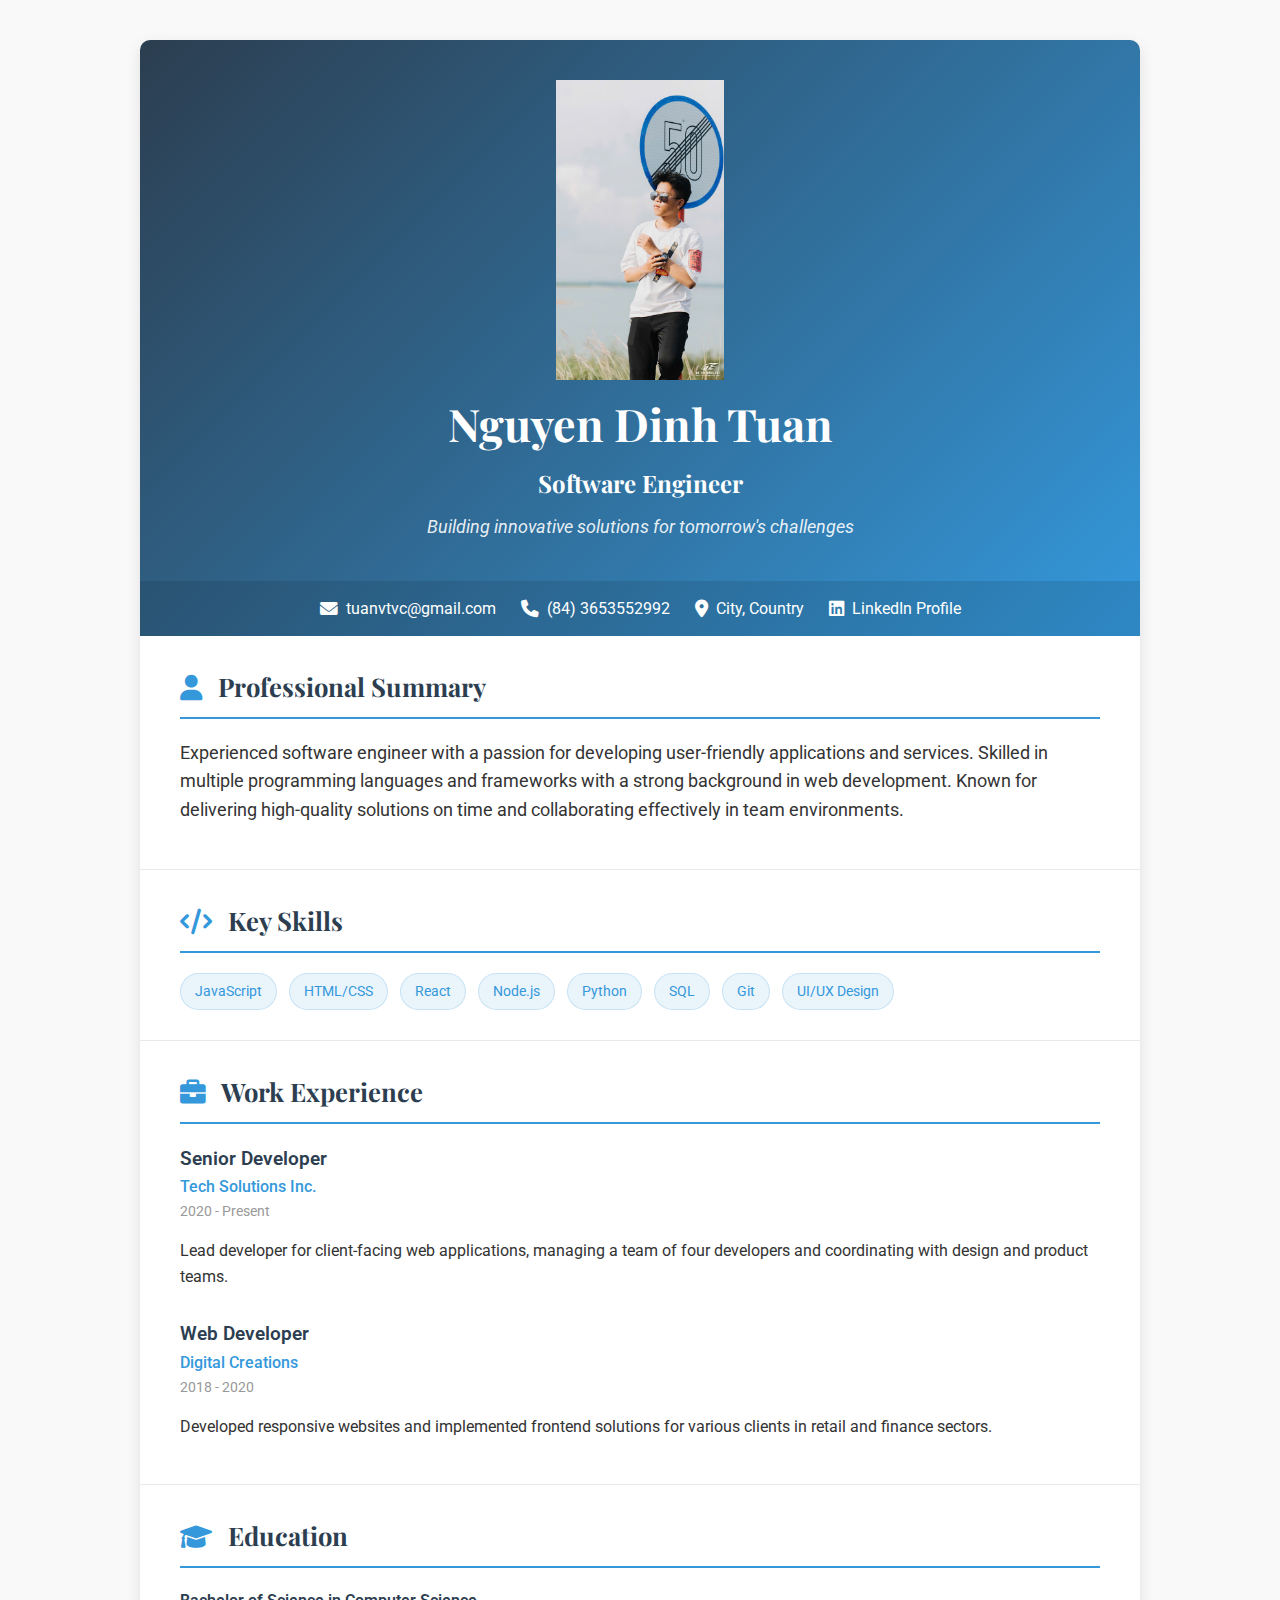
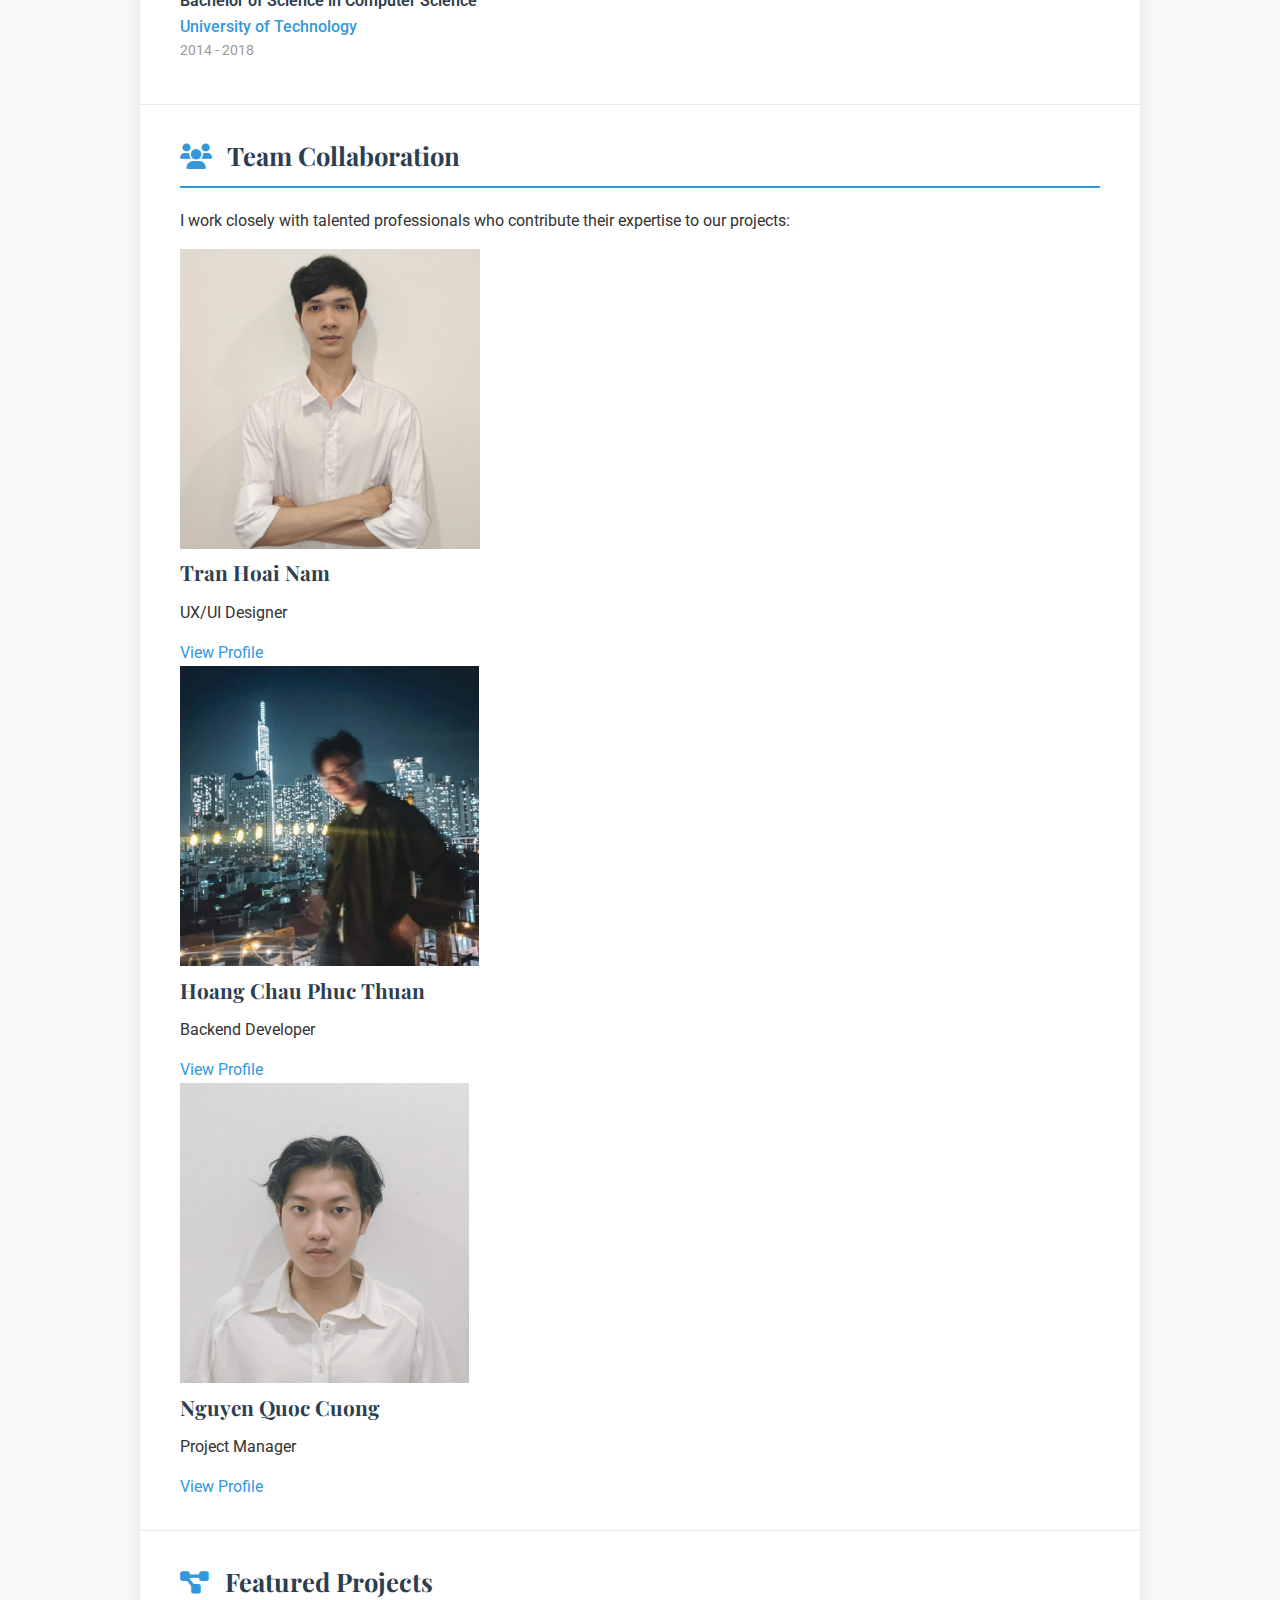
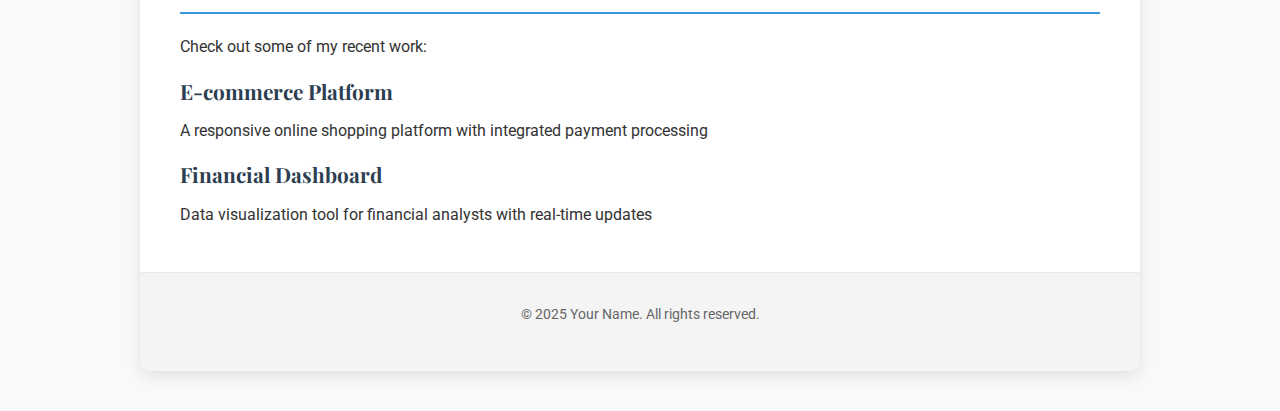
<file: index.html>
<!DOCTYPE html>
<html lang="en">
<head>
    <meta charset="UTF-8">
    <meta name="viewport" content="width=device-width, initial-scale=1.0">
    <title>Professional Portfolio | Your Name</title>
    <link rel="stylesheet" href="styles.css">
    <link rel="stylesheet" href="https://cdnjs.cloudflare.com/ajax/libs/font-awesome/6.0.0/css/all.min.css">
    <link href="https://fonts.googleapis.com/css2?family=Roboto:wght@300;400;500;700&family=Playfair+Display:wght@400;700&display=swap" rel="stylesheet">
</head>
<body>
    <div class="container">
        <!-- Header with profile information -->
        <header class="header">
            <div class="profile">
                <div class="profile-image">
                    <img src="2a6a557ff2974bc91286.jpg" height="300" alt="Your Name" class="avatar">
                </div>
                <div class="profile-content">
                    <h1>Nguyen Dinh Tuan</h1>
                    <h2>Software Engineer</h2>
                    <div class="tagline">Building innovative solutions for tomorrow's challenges</div>
                </div>
            </div>
            
            <div class="contact-info">
                <div class="contact-item">
                    <i class="fas fa-envelope"></i>
                    <a href="mailto:your.email@example.com">tuanvtvc@gmail.com</a>
                </div>
                <div class="contact-item">
                    <i class="fas fa-phone"></i>
                    <a href="tel:+11234567890">(84) 3653552992</a>
                </div>
                <div class="contact-item">
                    <i class="fas fa-map-marker-alt"></i>
                    <span>City, Country</span>
                </div>
                <div class="contact-item">
                    <i class="fab fa-linkedin"></i>
                    <a href="https://linkedin.com/in/yourprofile" target="_blank">LinkedIn Profile</a>
                </div>
            </div>
        </header>
        
        <!-- Professional Summary -->
        <section class="summary">
            <h2><i class="fas fa-user"></i> Professional Summary</h2>
            <p>Experienced software engineer with a passion for developing user-friendly applications and services. Skilled in multiple programming languages and frameworks with a strong background in web development. Known for delivering high-quality solutions on time and collaborating effectively in team environments.</p>
        </section>
        
        <!-- Skills Section -->
        <section class="skills">
            <h2><i class="fas fa-code"></i> Key Skills</h2>
            
            <div class="skill-tags">
                <span class="skill-tag">JavaScript</span>
                <span class="skill-tag">HTML/CSS</span>
                <span class="skill-tag">React</span>
                <span class="skill-tag">Node.js</span>
                <span class="skill-tag">Python</span>
                <span class="skill-tag">SQL</span>
                <span class="skill-tag">Git</span>
                <span class="skill-tag">UI/UX Design</span>
            </div>
        </section>
        
        <!-- Experience Section -->
        <section class="experience">
            <h2><i class="fas fa-briefcase"></i> Work Experience</h2>
            
            <div class="job">
                <div class="job-header">
                    <div class="job-title">Senior Developer</div>
                    <div class="job-company">Tech Solutions Inc.</div>
                    <div class="job-duration">2020 - Present</div>
                </div>
                <p>Lead developer for client-facing web applications, managing a team of four developers and coordinating with design and product teams.</p>
            </div>
            
            <div class="job">
                <div class="job-header">
                    <div class="job-title">Web Developer</div>
                    <div class="job-company">Digital Creations</div>
                    <div class="job-duration">2018 - 2020</div>
                </div>
                <p>Developed responsive websites and implemented frontend solutions for various clients in retail and finance sectors.</p>
            </div>
        </section>
        
        <!-- Education Section -->
        <section class="education">
            <h2><i class="fas fa-graduation-cap"></i> Education</h2>
            
            <div class="degree">
                <div class="degree-header">
                    <div class="degree-name">Bachelor of Science in Computer Science</div>
                    <div class="degree-institution">University of Technology</div>
                    <div class="degree-duration">2014 - 2018</div>
                </div>
            </div>
        </section>
        
        <!-- Team Collaboration Section -->
        <section class="team">
            <h2><i class="fas fa-users"></i> Team Collaboration</h2>
            <p class="team-intro">I work closely with talented professionals who contribute their expertise to our projects:</p>
            
            <div class="team-members">
                <div class="team-member">
                    <img src="nam.jpg" height="300" alt="Team Member 1" class="member-image">
                    <h3>Tran Hoai Nam</h3>
                    <p class="member-title">UX/UI Designer</p>
                    <a href="member1.html" class="member-link">View Profile</a>
                </div>
                
                <div class="team-member">
                    <img src="thuan.jpg" height="300" alt="Team Member 2" class="member-image">
                    <h3>Hoang Chau Phuc Thuan</h3>
                    <p class="member-title">Backend Developer</p>
                    <a href="member2.html" class="member-link">View Profile</a>
                </div>
                
                <div class="team-member">
                    <img src="me.jpg" height="300" alt="Team Member 3" class="member-image">
                    <h3>Nguyen Quoc Cuong</h3>
                    <p class="member-title">Project Manager</p>
                    <a href="member3.html" class="member-link">View Profile</a>
                </div>
            </div>
        </section>
        
        <!-- Projects Preview Section -->
        <section class="projects-preview">
            <h2><i class="fas fa-project-diagram"></i> Featured Projects</h2>
            <p>Check out some of my recent work:</p>
            
            <div class="project-cards">
                <div class="project-card">
                    <h3>E-commerce Platform</h3>
                    <p>A responsive online shopping platform with integrated payment processing</p>
                </div>
                
                <div class="project-card">
                    <h3>Financial Dashboard</h3>
                    <p>Data visualization tool for financial analysts with real-time updates</p>
                </div>
            </div>
        </section>
        
        <footer>
            <p>© 2025 Your Name. All rights reserved.</p>
        </footer>
    </div>

    <script>
        // You could add JavaScript for interactive elements here
        document.addEventListener('DOMContentLoaded', function() {
            console.log('Page loaded successfully');
        });
    </script>
</body>
</html>
</file>
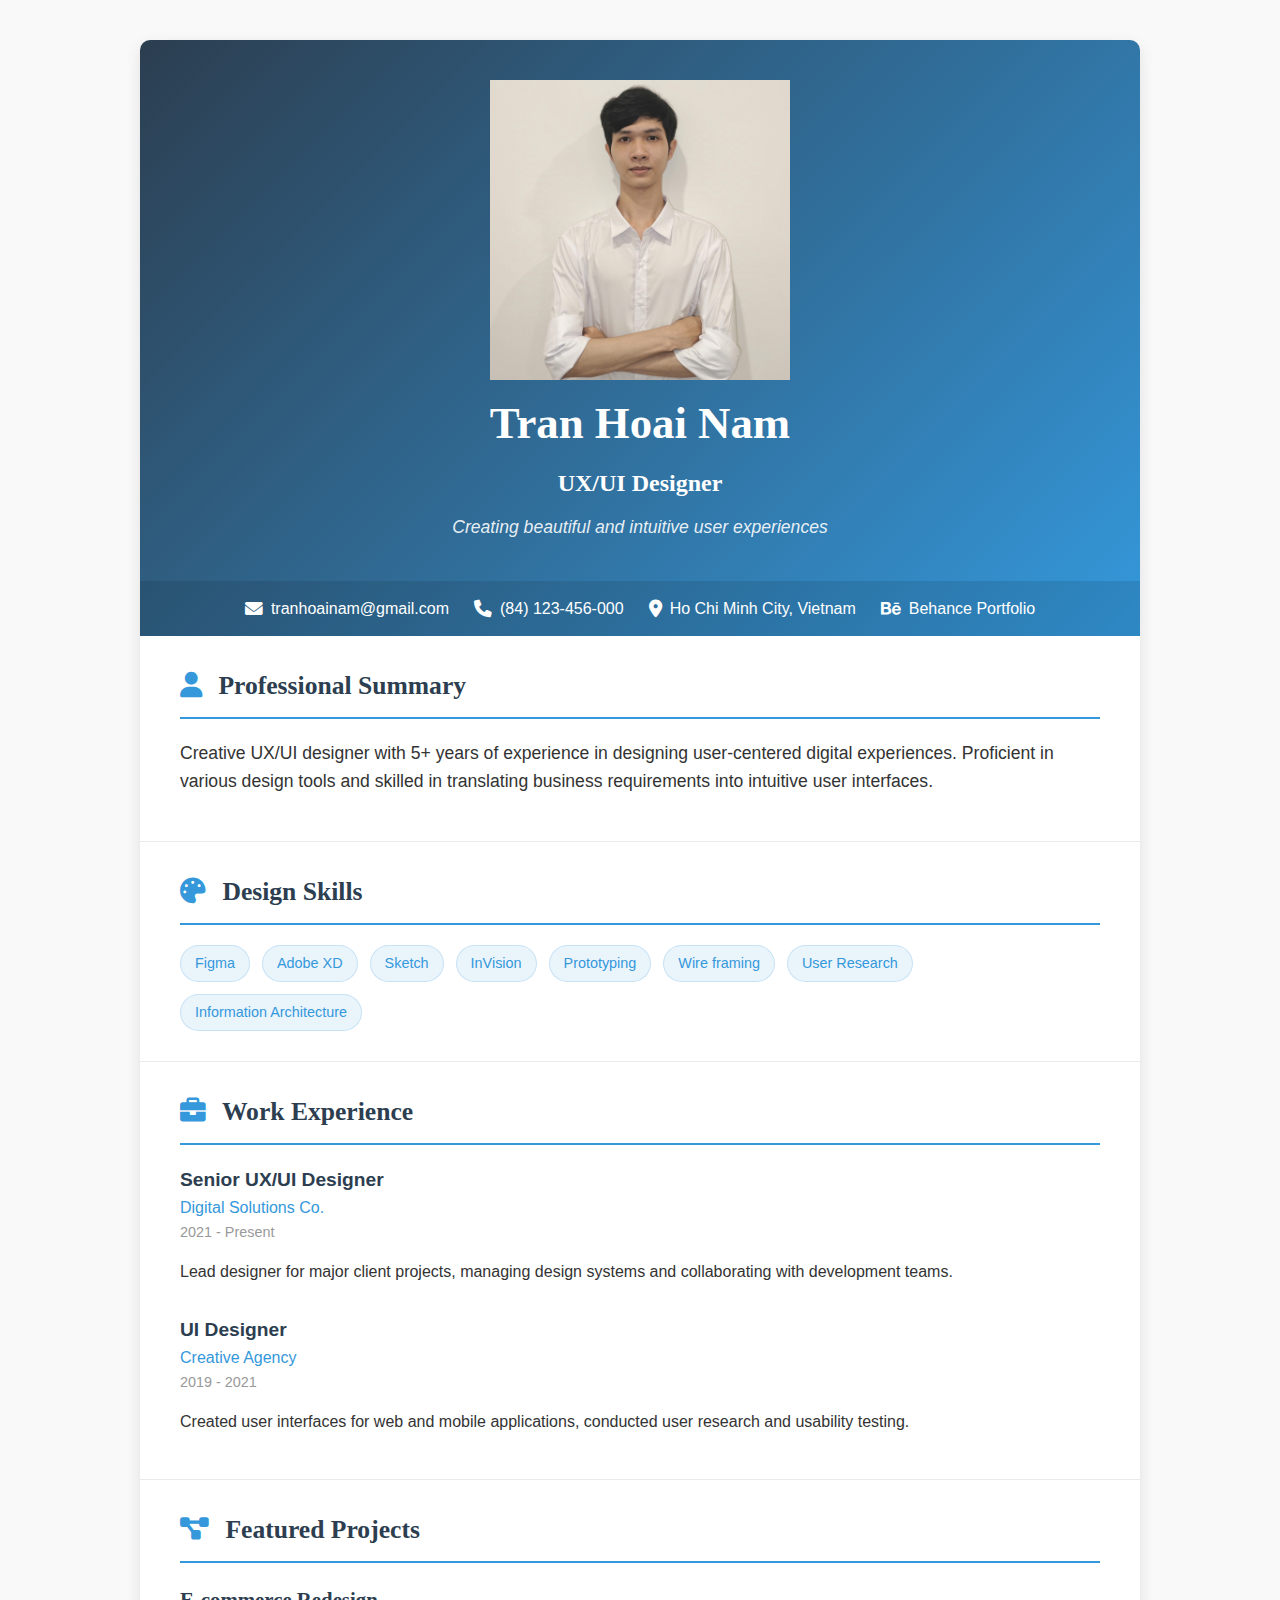
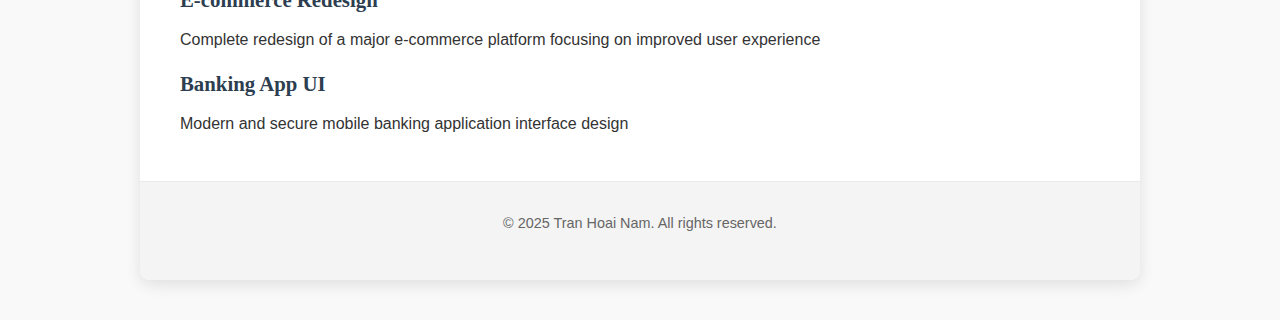
<file: member1.html>
<!DOCTYPE html>
<html lang="en">
<head>
    <meta charset="UTF-8">
    <meta name="viewport" content="width=device-width, initial-scale=1.0">
    <title>Tran Hoai Nam - UX/UI Designer</title>
    <link rel="stylesheet" href="styles.css">
    <link rel="stylesheet" href="https://cdnjs.cloudflare.com/ajax/libs/font-awesome/6.0.0/css/all.min.css">
</head>
<body>
    <div class="container">
        <header class="header">
            <div class="profile">
                <div class="profile-image">
                    <img src="nam.jpg" alt="Tran Hoai Nam" width="300" class="avatar">
                </div>
                <div class="profile-content">
                    <h1>Tran Hoai Nam</h1>
                    <h2>UX/UI Designer</h2>
                    <div class="tagline">Creating beautiful and intuitive user experiences</div>
                </div>
            </div>

            <div class="contact-info">
                <div class="contact-item">
                    <i class="fas fa-envelope"></i>
                    <a href="mailto:tran.hoai.nam@example.com">tranhoainam@gmail.com</a>
                </div>
                <div class="contact-item">
                    <i class="fas fa-phone"></i>
                    <a href="tel:+84123456789">(84) 123-456-000</a>
                </div>
                <div class="contact-item">
                    <i class="fas fa-map-marker-alt"></i>
                    <span>Ho Chi Minh City, Vietnam</span>
                </div>
                <div class="contact-item">
                    <i class="fab fa-behance"></i>
                    <a href="https://behance.net/tranhoainam" target="_blank">Behance Portfolio</a>
                </div>
            </div>
        </header>

        <section class="summary">
            <h2><i class="fas fa-user"></i> Professional Summary</h2>
            <p>Creative UX/UI designer with 5+ years of experience in designing user-centered digital experiences. Proficient in various design tools and skilled in translating business requirements into intuitive user interfaces.</p>
        </section>

        <section class="skills">
            <h2><i class="fas fa-palette"></i> Design Skills</h2>
            <div class="skill-tags">
                <span class="skill-tag">Figma</span>
                <span class="skill-tag">Adobe XD</span>
                <span class="skill-tag">Sketch</span>
                <span class="skill-tag">InVision</span>
                <span class="skill-tag">Prototyping</span>
                <span class="skill-tag">Wire framing</span>
                <span class="skill-tag">User Research</span>
                <span class="skill-tag">Information Architecture</span>
            </div>
        </section>

        <section class="experience">
            <h2><i class="fas fa-briefcase"></i> Work Experience</h2>
            
            <div class="job">
                <div class="job-header">
                    <div class="job-title">Senior UX/UI Designer</div>
                    <div class="job-company">Digital Solutions Co.</div>
                    <div class="job-duration">2021 - Present</div>
                </div>
                <p>Lead designer for major client projects, managing design systems and collaborating with development teams.</p>
            </div>

            <div class="job">
                <div class="job-header">
                    <div class="job-title">UI Designer</div>
                    <div class="job-company">Creative Agency</div>
                    <div class="job-duration">2019 - 2021</div>
                </div>
                <p>Created user interfaces for web and mobile applications, conducted user research and usability testing.</p>
            </div>
        </section>

        <section class="projects-preview">
            <h2><i class="fas fa-project-diagram"></i> Featured Projects</h2>
            <div class="project-cards">
                <div class="project-card">
                    <h3>E-commerce Redesign</h3>
                    <p>Complete redesign of a major e-commerce platform focusing on improved user experience</p>
                </div>

                <div class="project-card">
                    <h3>Banking App UI</h3>
                    <p>Modern and secure mobile banking application interface design</p>
                </div>
            </div>
        </section>

        <footer>
            <p>© 2025 Tran Hoai Nam. All rights reserved.</p>
        </footer>
    </div>

    <script>
        document.addEventListener('DOMContentLoaded', function() {
            console.log('Profile page loaded successfully');
        });
    </script>
</body>
</html>
</file>
<file: styles.css>
/* Reset and base styles */
* {
    margin: 0;
    padding: 0;
    box-sizing: border-box;
}

:root {
    --primary-color: #2c3e50;
    --secondary-color: #3498db;
    --accent-color: #e74c3c;
    --text-color: #333;
    --light-text: #666;
    --lighter-text: #999;
    --background: #f9f9f9;
    --card-bg: #ffffff;
    --border-color: #eaeaea;
    --shadow: 0 5px 15px rgba(0, 0, 0, 0.1);
}

body {
    font-family: 'Roboto', Arial, sans-serif;
    line-height: 1.6;
    background-color: var(--background);
    color: var(--text-color);
    font-size: 16px;
}

.container {
    max-width: 1000px;
    margin: 40px auto;
    background: var(--card-bg);
    box-shadow: var(--shadow);
    border-radius: 10px;
    overflow: hidden;
}

/* Typography */
h1, h2, h3 {
    font-family: 'Playfair Display', serif;
    font-weight: 700;
    margin-bottom: 15px;
}

h1 {
    font-size: 2.8em;
    color: var(--card-bg);
    margin-bottom: 5px;
}

h2 {
    font-size: 1.6em;
    color: var(--primary-color);
    padding-bottom: 10px;
    border-bottom: 2px solid var(--secondary-color);
    margin-bottom: 20px;
}

h2 i {
    margin-right: 10px;
    color: var(--secondary-color);
}

h3 {
    font-size: 1.3em;
    color: var(--primary-color);
    margin-bottom: 10px;
}

p {
    margin-bottom: 15px;
}

a {
    color: var(--secondary-color);
    text-decoration: none;
    transition: color 0.3s;
}

a:hover {
    color: var(--accent-color);
    text-decoration: underline;
}

/* Header section */
.header {
    background: linear-gradient(135deg, var(--primary-color) 0%, var(--secondary-color) 100%);
    color: white;
    padding: 0;
    display: flex;
    flex-direction: column;
}

.profile {
    padding: 40px;
    text-align: center;
}

.profile-content h2 {
    color: var(--card-bg);
    font-size: 1.5em;
    border: none;
    padding: 0;
    margin-bottom: 10px;
}

.tagline {
    font-style: italic;
    color: rgba(255, 255, 255, 0.9);
    font-size: 1.1em;
}

.contact-info {
    background-color: rgba(0, 0, 0, 0.1);
    padding: 15px 40px;
    display: flex;
    flex-wrap: wrap;
    justify-content: center;
    gap: 25px;
}

.contact-item {
    display: flex;
    align-items: center;
    gap: 8px;
}

.contact-item i {
    font-size: 1.1em;
}

.contact-item a, .contact-item span {
    color: white;
}

/* Content sections */
section {
    padding: 30px 40px;
    border-bottom: 1px solid var(--border-color);
}

.summary p {
    font-size: 1.1em;
}

/* Experience section */
.job {
    margin-bottom: 30px;
}

.job:last-child {
    margin-bottom: 0;
}

.job-header {
    margin-bottom: 15px;
}

.job-title {
    font-size: 1.2em;
    font-weight: 600;
    color: var(--primary-color);
}

.job-company {
    font-weight: 500;
    color: var(--secondary-color);
}

.job-duration {
    color: var(--lighter-text);
    font-size: 0.9em;
}

.job-responsibilities {
    padding-left: 20px;
}

.job-responsibilities li {
    margin-bottom: 8px;
    position: relative;
    padding-left: 15px;
}

.job-responsibilities li::before {
    content: "•";
    color: var(--secondary-color);
    font-weight: bold;
    position: absolute;
    left: 0;
}

/* Education section */
.degree {
    margin-bottom: 25px;
}

.degree:last-child {
    margin-bottom: 0;
}

.degree-header {
    margin-bottom: 12px;
}

.degree-name {
    font-weight: 600;
    color: var(--primary-color);
}

.degree-institution {
    font-weight: 500;
    color: var(--secondary-color);
}

.degree-duration {
    color: var(--lighter-text);
    font-size: 0.9em;
}

/* Skills section */
.skill-category {
    margin-bottom: 25px;
}

.skill-category:last-child {
    margin-bottom: 0;
}

.skill-category h3 {
    color: var(--primary-color);
    margin-bottom: 12px;
    font-size: 1.1em;
}

.skill-tags {
    display: flex;
    flex-wrap: wrap;
    gap: 12px;
}

.skill-tag {
    background-color: rgba(52, 152, 219, 0.1);
    color: var(--secondary-color);
    padding: 6px 14px;
    border-radius: 20px;
    font-size: 0.9em;
    border: 1px solid rgba(52, 152, 219, 0.2);
    transition: all 0.3s ease;
}

.skill-tag:hover {
    background-color: var(--secondary-color);
    color: white;
}

/* Projects section */
.project {
    margin-bottom: 25px;
    padding-bottom: 20px;
    border-bottom: 1px dashed var(--border-color);
}

.project:last-child {
    margin-bottom: 0;
    padding-bottom: 0;
    border-bottom: none;
}

.tech-used {
    font-size: 0.9em;
    color: var(--light-text);
    margin-top: 5px;
    font-style: italic;
}

/* Certifications section */
.certification-list {
    padding-left: 25px;
}

.certification-list li {
    margin-bottom: 10px;
    position: relative;
}

.certification-list li::before {
    content: "✓";
    color: var(--secondary-color);
    position: absolute;
    left: -25px;
    font-weight: bold;
}

/* Footer */
footer {
    text-align: center;
    padding: 30px 40px;
    background-color: #f4f4f4;
    color: var(--light-text);
    font-size: 0.9em;
}

/* Responsive design */
@media (max-width: 768px) {
    .container {
        margin: 20px;
        border-radius: 8px;
    }
    
    .profile {
        padding: 30px 20px;
    }
    
    .contact-info {
        flex-direction: column;
        gap: 15px;
        padding: 20px;
    }
    
    section {
        padding: 25px 20px;
    }
    
    h1 {
        font-size: 2.2em;
    }
    
    h2 {
        font-size: 1.5em;
    }
}
</file>
